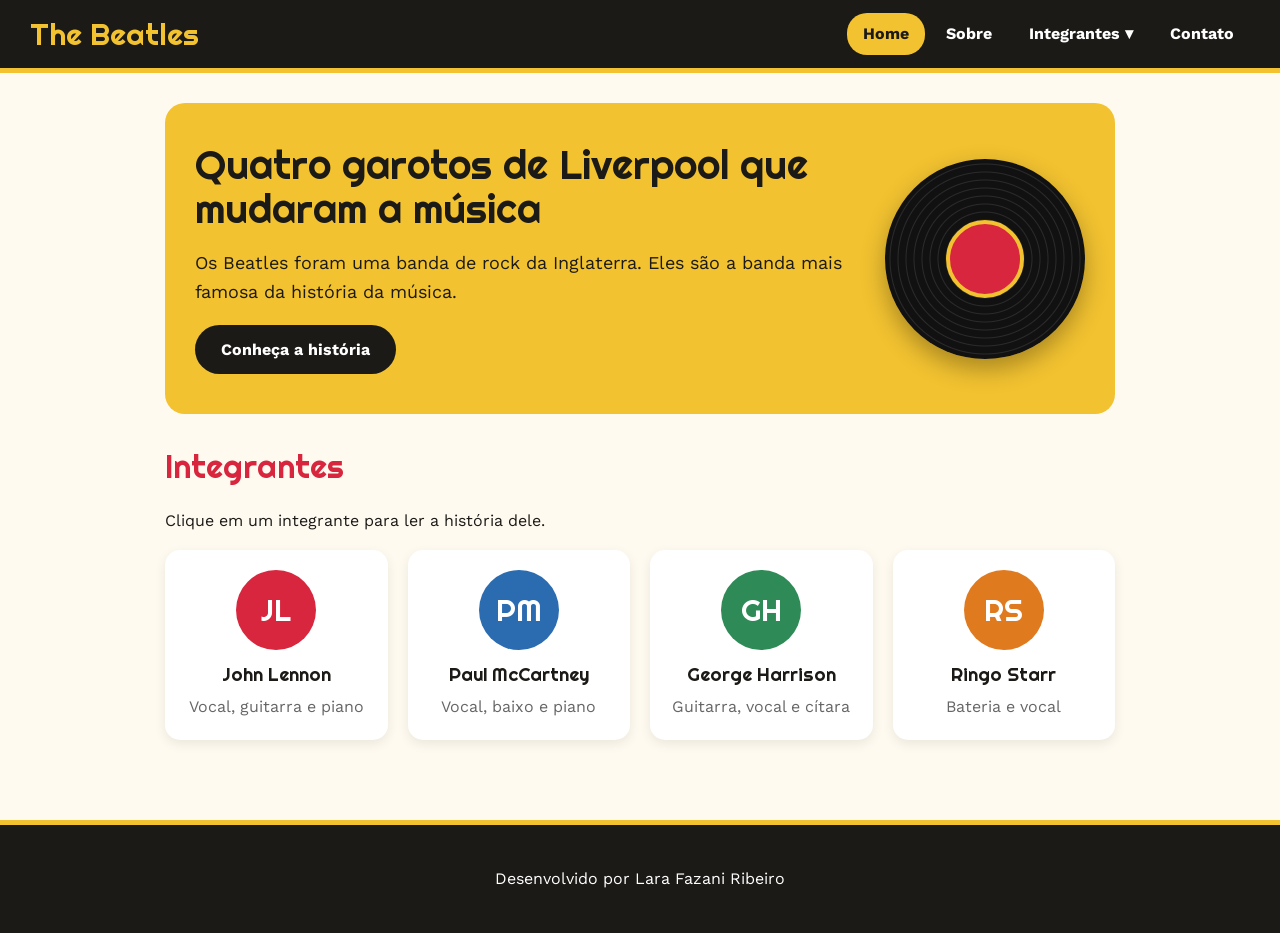
<file: index.html>
<!DOCTYPE html>
<html lang="pt-BR">
<head>
  <meta charset="UTF-8">
  <meta name="viewport" content="width=device-width, initial-scale=1.0">
  <title>The Beatles - Home</title>
  <link href="https://fonts.googleapis.com/css2?family=Righteous&family=Work+Sans:wght@400;700&display=swap" rel="stylesheet">
  <style>
/* ===== Estilo do site The Beatles ===== */

/* Cores usadas:
   amarelo  #f2c230
   vermelho #d7263d
   preto    #1c1a17
   creme    #fffaf0 */

body {
  margin: 0;
  font-family: "Work Sans", Arial, sans-serif;
  background-color: #fffaf0;
  color: #1c1a17;
  line-height: 1.6;
}

h1, h2, h3 {
  font-family: "Righteous", Arial, sans-serif;
  font-weight: normal;
}

/* ===== Menu ===== */
header {
  background-color: #1c1a17;
  border-bottom: 5px solid #f2c230;
  padding: 10px 30px;
  display: flex;
  justify-content: space-between;
  align-items: center;
  flex-wrap: wrap;
}

header h1 {
  color: #f2c230;
  margin: 0;
  font-size: 30px;
}

nav a {
  display: inline-block;
  color: white;
  text-decoration: none;
  font-weight: bold;
  padding: 8px 16px;
  border-radius: 20px;
}

nav a:hover {
  background-color: #3a3631;
}

nav a.ativo {
  background-color: #f2c230;
  color: #1c1a17;
}

/* Submenu dos integrantes */
.submenu {
  display: inline-block;
  position: relative;
}

.submenu-itens {
  display: none;
  position: absolute;
  top: 100%;
  left: 0;
  background-color: #1c1a17;
  border-top: 4px solid #f2c230;
  border-radius: 0 0 10px 10px;
  min-width: 190px;
  padding: 8px;
  z-index: 10;
}

.submenu-itens a {
  display: block;
  border-radius: 8px;
}

.submenu:hover .submenu-itens {
  display: block;
}

/* ===== Conteúdo ===== */
main {
  max-width: 950px;
  margin: 0 auto;
  padding: 30px 20px;
}

h2 {
  color: #d7263d;
  font-size: 32px;
  margin-bottom: 10px;
}

/* Destaque da Home */
.destaque {
  background-color: #f2c230;
  border-radius: 20px;
  padding: 40px 30px;
  display: flex;
  align-items: center;
  gap: 40px;
  flex-wrap: wrap;
}

.destaque div.texto {
  flex: 1;
  min-width: 250px;
}

.destaque h2 {
  color: #1c1a17;
  font-size: 40px;
  margin-top: 0;
  line-height: 1.1;
}

.destaque p {
  font-size: 18px;
}

/* Disco de vinil feito com CSS */
.disco {
  width: 200px;
  height: 200px;
  border-radius: 50%;
  background: repeating-radial-gradient(#111 0px, #111 6px, #2b2b2b 7px, #111 8px);
  position: relative;
  box-shadow: 0 10px 25px rgba(0, 0, 0, 0.3);
  margin: 0 auto;
  animation: girar 5s linear infinite;
}

.disco::after {
  content: "";
  position: absolute;
  width: 70px;
  height: 70px;
  background-color: #d7263d;
  border: 4px solid #f2c230;
  border-radius: 50%;
  top: 61px;
  left: 61px;
}

@keyframes girar {
  from { transform: rotate(0deg); }
  to { transform: rotate(360deg); }
}

/* Botão */
.botao, button {
  display: inline-block;
  background-color: #1c1a17;
  color: white;
  text-decoration: none;
  font-weight: bold;
  padding: 12px 26px;
  border: none;
  border-radius: 25px;
  font-size: 16px;
  cursor: pointer;
  font-family: inherit;
}

.botao:hover, button:hover {
  background-color: #d7263d;
}

/* Cartões dos integrantes */
.cartoes {
  display: grid;
  grid-template-columns: repeat(auto-fit, minmax(200px, 1fr));
  gap: 20px;
}

.cartao {
  background-color: white;
  border-radius: 15px;
  padding: 20px;
  text-align: center;
  box-shadow: 0 4px 12px rgba(0, 0, 0, 0.08);
  text-decoration: none;
  color: #1c1a17;
  transition: transform 0.2s;
}

.cartao:hover {
  transform: translateY(-5px);
}

.cartao h3 {
  margin: 10px 0 5px 0;
}

.cartao p {
  margin: 0;
  color: #666;
}

/* Círculo com as iniciais */
.foto {
  width: 80px;
  height: 80px;
  border-radius: 50%;
  color: white;
  font-family: "Righteous", Arial, sans-serif;
  font-size: 30px;
  line-height: 80px;
  text-align: center;
  margin: 0 auto;
}

.grande {
  width: 130px;
  height: 130px;
  font-size: 48px;
  line-height: 130px;
  margin: 0;
  border: 5px solid white;
}

.vermelho { background-color: #d7263d; }
.azul { background-color: #2b6cb0; }
.verde { background-color: #2e8b57; }
.laranja { background-color: #e07a1f; }

/* Página de cada integrante */
.topo-membro {
  border-radius: 20px;
  padding: 30px;
  display: flex;
  align-items: center;
  gap: 30px;
  flex-wrap: wrap;
  color: white;
}

.topo-membro h2 {
  color: white;
  font-size: 42px;
  margin: 0;
}

.topo-membro p {
  margin: 0;
  font-size: 18px;
}

.ficha {
  background-color: white;
  border-left: 6px solid #f2c230;
  border-radius: 10px;
  padding: 15px 20px;
  margin: 25px 0;
  box-shadow: 0 4px 12px rgba(0, 0, 0, 0.08);
}

.ficha p {
  margin: 5px 0;
}

/* Linha do tempo (página Sobre) */
.linha-tempo {
  list-style: none;
  padding: 0;
  border-left: 4px solid #f2c230;
  margin-left: 10px;
}

.linha-tempo li {
  padding: 0 0 20px 25px;
  position: relative;
}

.linha-tempo li::before {
  content: "";
  position: absolute;
  left: -12px;
  top: 5px;
  width: 20px;
  height: 20px;
  background-color: #d7263d;
  border-radius: 50%;
}

.linha-tempo strong {
  color: #d7263d;
  font-family: "Righteous", Arial, sans-serif;
  font-size: 20px;
  display: block;
}

/* Tabela */
table {
  width: 100%;
  border-collapse: collapse;
  background-color: white;
  border-radius: 10px;
  overflow: hidden;
  box-shadow: 0 4px 12px rgba(0, 0, 0, 0.08);
}

th, td {
  padding: 12px 15px;
  text-align: left;
  border-bottom: 1px solid #eee;
}

th {
  background-color: #f2c230;
}

tr:hover td {
  background-color: #fff6d6;
}

/* ===== Formulário ===== */
form {
  background-color: white;
  border-radius: 15px;
  padding: 30px;
  max-width: 520px;
  box-shadow: 0 4px 12px rgba(0, 0, 0, 0.08);
}

label {
  display: block;
  font-weight: bold;
  margin-top: 15px;
}

input, select, textarea {
  width: 100%;
  padding: 12px;
  margin-top: 5px;
  border: 2px solid #ccc;
  border-radius: 8px;
  font-size: 16px;
  font-family: inherit;
  box-sizing: border-box;
}

input:focus, select:focus, textarea:focus {
  border-color: #f2c230;
  outline: none;
}

textarea {
  height: 120px;
}

select {
  background-color: white;
}

.erro {
  display: block;
  color: #d7263d;
  font-size: 14px;
  font-weight: bold;
}

#sucesso {
  color: #2e8b57;
  font-weight: bold;
}

button {
  margin-top: 20px;
}

/* ===== Rodapé ===== */
footer {
  background-color: #1c1a17;
  color: white;
  text-align: center;
  padding: 25px;
  margin-top: 50px;
  border-top: 5px solid #f2c230;
}

/* ===== Celular ===== */
@media (max-width: 600px) {
  header {
    justify-content: center;
    text-align: center;
  }
  header h1 {
    margin-bottom: 8px;
  }
  .destaque h2 {
    font-size: 30px;
  }
}

  </style>
</head>
<body>

  <header>
    <h1>The Beatles</h1>
    <nav>
      <a href="index.html" class="ativo">Home</a>
      <a href="sobre.html">Sobre</a>
      <div class="submenu">
        <a href="#">Integrantes &#9662;</a>
        <div class="submenu-itens">
          <a href="john.html">John Lennon</a>
          <a href="paul.html">Paul McCartney</a>
          <a href="george.html">George Harrison</a>
          <a href="ringo.html">Ringo Starr</a>
        </div>
      </div>
      <a href="contato.html">Contato</a>
    </nav>
  </header>

  <main>
    <div class="destaque">
      <div class="texto">
        <h2>Quatro garotos de Liverpool que mudaram a música</h2>
        <p>Os Beatles foram uma banda de rock da Inglaterra. Eles são a banda mais famosa da história da música.</p>
        <a class="botao" href="sobre.html">Conheça a história</a>
      </div>
      <div class="disco"></div>
    </div>

    <h2>Integrantes</h2>
    <p>Clique em um integrante para ler a história dele.</p>
    <div class="cartoes">
      <a class="cartao" href="john.html">
        <div class="foto vermelho">JL</div>
        <h3>John Lennon</h3>
        <p>Vocal, guitarra e piano</p>
      </a>
      <a class="cartao" href="paul.html">
        <div class="foto azul">PM</div>
        <h3>Paul McCartney</h3>
        <p>Vocal, baixo e piano</p>
      </a>
      <a class="cartao" href="george.html">
        <div class="foto verde">GH</div>
        <h3>George Harrison</h3>
        <p>Guitarra, vocal e cítara</p>
      </a>
      <a class="cartao" href="ringo.html">
        <div class="foto laranja">RS</div>
        <h3>Ringo Starr</h3>
        <p>Bateria e vocal</p>
      </a>
    </div>
  </main>

  <footer>
    <p>Desenvolvido por Lara Fazani Ribeiro</p>
  </footer>

</body>
</html>
</file>
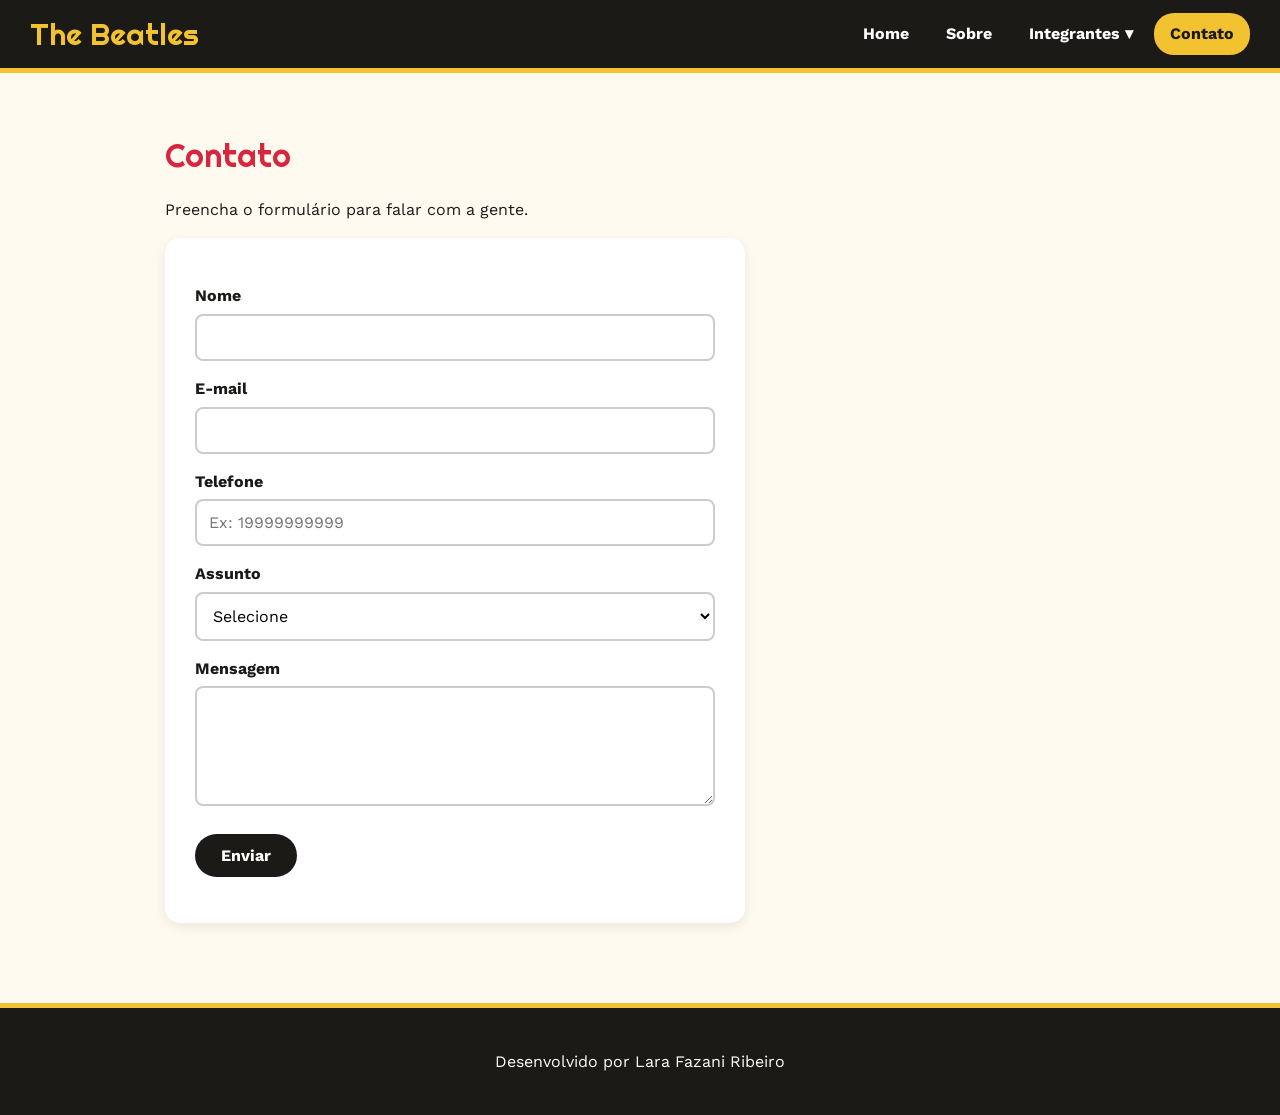
<file: contato.html>
<!DOCTYPE html>
<html lang="pt-BR">
<head>
  <meta charset="UTF-8">
  <meta name="viewport" content="width=device-width, initial-scale=1.0">
  <title>The Beatles - Contato</title>
  <link href="https://fonts.googleapis.com/css2?family=Righteous&family=Work+Sans:wght@400;700&display=swap" rel="stylesheet">
  <style>
/* ===== Estilo do site The Beatles ===== */

/* Cores usadas:
   amarelo  #f2c230
   vermelho #d7263d
   preto    #1c1a17
   creme    #fffaf0 */

body {
  margin: 0;
  font-family: "Work Sans", Arial, sans-serif;
  background-color: #fffaf0;
  color: #1c1a17;
  line-height: 1.6;
}

h1, h2, h3 {
  font-family: "Righteous", Arial, sans-serif;
  font-weight: normal;
}

/* ===== Menu ===== */
header {
  background-color: #1c1a17;
  border-bottom: 5px solid #f2c230;
  padding: 10px 30px;
  display: flex;
  justify-content: space-between;
  align-items: center;
  flex-wrap: wrap;
}

header h1 {
  color: #f2c230;
  margin: 0;
  font-size: 30px;
}

nav a {
  display: inline-block;
  color: white;
  text-decoration: none;
  font-weight: bold;
  padding: 8px 16px;
  border-radius: 20px;
}

nav a:hover {
  background-color: #3a3631;
}

nav a.ativo {
  background-color: #f2c230;
  color: #1c1a17;
}

/* Submenu dos integrantes */
.submenu {
  display: inline-block;
  position: relative;
}

.submenu-itens {
  display: none;
  position: absolute;
  top: 100%;
  left: 0;
  background-color: #1c1a17;
  border-top: 4px solid #f2c230;
  border-radius: 0 0 10px 10px;
  min-width: 190px;
  padding: 8px;
  z-index: 10;
}

.submenu-itens a {
  display: block;
  border-radius: 8px;
}

.submenu:hover .submenu-itens {
  display: block;
}

/* ===== Conteúdo ===== */
main {
  max-width: 950px;
  margin: 0 auto;
  padding: 30px 20px;
}

h2 {
  color: #d7263d;
  font-size: 32px;
  margin-bottom: 10px;
}

/* Destaque da Home */
.destaque {
  background-color: #f2c230;
  border-radius: 20px;
  padding: 40px 30px;
  display: flex;
  align-items: center;
  gap: 40px;
  flex-wrap: wrap;
}

.destaque div.texto {
  flex: 1;
  min-width: 250px;
}

.destaque h2 {
  color: #1c1a17;
  font-size: 40px;
  margin-top: 0;
  line-height: 1.1;
}

.destaque p {
  font-size: 18px;
}

/* Disco de vinil feito com CSS */
.disco {
  width: 200px;
  height: 200px;
  border-radius: 50%;
  background: repeating-radial-gradient(#111 0px, #111 6px, #2b2b2b 7px, #111 8px);
  position: relative;
  box-shadow: 0 10px 25px rgba(0, 0, 0, 0.3);
  margin: 0 auto;
  animation: girar 5s linear infinite;
}

.disco::after {
  content: "";
  position: absolute;
  width: 70px;
  height: 70px;
  background-color: #d7263d;
  border: 4px solid #f2c230;
  border-radius: 50%;
  top: 61px;
  left: 61px;
}

@keyframes girar {
  from { transform: rotate(0deg); }
  to { transform: rotate(360deg); }
}

/* Botão */
.botao, button {
  display: inline-block;
  background-color: #1c1a17;
  color: white;
  text-decoration: none;
  font-weight: bold;
  padding: 12px 26px;
  border: none;
  border-radius: 25px;
  font-size: 16px;
  cursor: pointer;
  font-family: inherit;
}

.botao:hover, button:hover {
  background-color: #d7263d;
}

/* Cartões dos integrantes */
.cartoes {
  display: grid;
  grid-template-columns: repeat(auto-fit, minmax(200px, 1fr));
  gap: 20px;
}

.cartao {
  background-color: white;
  border-radius: 15px;
  padding: 20px;
  text-align: center;
  box-shadow: 0 4px 12px rgba(0, 0, 0, 0.08);
  text-decoration: none;
  color: #1c1a17;
  transition: transform 0.2s;
}

.cartao:hover {
  transform: translateY(-5px);
}

.cartao h3 {
  margin: 10px 0 5px 0;
}

.cartao p {
  margin: 0;
  color: #666;
}

/* Círculo com as iniciais */
.foto {
  width: 80px;
  height: 80px;
  border-radius: 50%;
  color: white;
  font-family: "Righteous", Arial, sans-serif;
  font-size: 30px;
  line-height: 80px;
  text-align: center;
  margin: 0 auto;
}

.grande {
  width: 130px;
  height: 130px;
  font-size: 48px;
  line-height: 130px;
  margin: 0;
  border: 5px solid white;
}

.vermelho { background-color: #d7263d; }
.azul { background-color: #2b6cb0; }
.verde { background-color: #2e8b57; }
.laranja { background-color: #e07a1f; }

/* Página de cada integrante */
.topo-membro {
  border-radius: 20px;
  padding: 30px;
  display: flex;
  align-items: center;
  gap: 30px;
  flex-wrap: wrap;
  color: white;
}

.topo-membro h2 {
  color: white;
  font-size: 42px;
  margin: 0;
}

.topo-membro p {
  margin: 0;
  font-size: 18px;
}

.ficha {
  background-color: white;
  border-left: 6px solid #f2c230;
  border-radius: 10px;
  padding: 15px 20px;
  margin: 25px 0;
  box-shadow: 0 4px 12px rgba(0, 0, 0, 0.08);
}

.ficha p {
  margin: 5px 0;
}

/* Linha do tempo (página Sobre) */
.linha-tempo {
  list-style: none;
  padding: 0;
  border-left: 4px solid #f2c230;
  margin-left: 10px;
}

.linha-tempo li {
  padding: 0 0 20px 25px;
  position: relative;
}

.linha-tempo li::before {
  content: "";
  position: absolute;
  left: -12px;
  top: 5px;
  width: 20px;
  height: 20px;
  background-color: #d7263d;
  border-radius: 50%;
}

.linha-tempo strong {
  color: #d7263d;
  font-family: "Righteous", Arial, sans-serif;
  font-size: 20px;
  display: block;
}

/* Tabela */
table {
  width: 100%;
  border-collapse: collapse;
  background-color: white;
  border-radius: 10px;
  overflow: hidden;
  box-shadow: 0 4px 12px rgba(0, 0, 0, 0.08);
}

th, td {
  padding: 12px 15px;
  text-align: left;
  border-bottom: 1px solid #eee;
}

th {
  background-color: #f2c230;
}

tr:hover td {
  background-color: #fff6d6;
}

/* ===== Formulário ===== */
form {
  background-color: white;
  border-radius: 15px;
  padding: 30px;
  max-width: 520px;
  box-shadow: 0 4px 12px rgba(0, 0, 0, 0.08);
}

label {
  display: block;
  font-weight: bold;
  margin-top: 15px;
}

input, select, textarea {
  width: 100%;
  padding: 12px;
  margin-top: 5px;
  border: 2px solid #ccc;
  border-radius: 8px;
  font-size: 16px;
  font-family: inherit;
  box-sizing: border-box;
}

input:focus, select:focus, textarea:focus {
  border-color: #f2c230;
  outline: none;
}

textarea {
  height: 120px;
}

select {
  background-color: white;
}

.erro {
  display: block;
  color: #d7263d;
  font-size: 14px;
  font-weight: bold;
}

#sucesso {
  color: #2e8b57;
  font-weight: bold;
}

button {
  margin-top: 20px;
}

/* ===== Rodapé ===== */
footer {
  background-color: #1c1a17;
  color: white;
  text-align: center;
  padding: 25px;
  margin-top: 50px;
  border-top: 5px solid #f2c230;
}

/* ===== Celular ===== */
@media (max-width: 600px) {
  header {
    justify-content: center;
    text-align: center;
  }
  header h1 {
    margin-bottom: 8px;
  }
  .destaque h2 {
    font-size: 30px;
  }
}

  </style>
</head>
<body>

  <header>
    <h1>The Beatles</h1>
    <nav>
      <a href="index.html">Home</a>
      <a href="sobre.html">Sobre</a>
      <div class="submenu">
        <a href="#">Integrantes &#9662;</a>
        <div class="submenu-itens">
          <a href="john.html">John Lennon</a>
          <a href="paul.html">Paul McCartney</a>
          <a href="george.html">George Harrison</a>
          <a href="ringo.html">Ringo Starr</a>
        </div>
      </div>
      <a href="contato.html" class="ativo">Contato</a>
    </nav>
  </header>

  <main>
    <h2>Contato</h2>
    <p>Preencha o formulário para falar com a gente.</p>

    <form id="formContato" onsubmit="return validarFormulario()" novalidate>

      <label for="nome">Nome</label>
      <input type="text" id="nome">
      <span class="erro" id="erro-nome"></span>

      <label for="email">E-mail</label>
      <input type="text" id="email">
      <span class="erro" id="erro-email"></span>

      <label for="telefone">Telefone</label>
      <input type="text" id="telefone" placeholder="Ex: 19999999999">
      <span class="erro" id="erro-telefone"></span>

      <label for="assunto">Assunto</label>
      <select id="assunto">
        <option value="">Selecione</option>
        <option value="duvida">Dúvida</option>
        <option value="sugestao">Sugestão</option>
        <option value="elogio">Elogio</option>
      </select>
      <span class="erro" id="erro-assunto"></span>

      <label for="mensagem">Mensagem</label>
      <textarea id="mensagem"></textarea>
      <span class="erro" id="erro-mensagem"></span>

      <button type="submit">Enviar</button>
      <p id="sucesso"></p>
    </form>
  </main>

  <footer>
    <p>Desenvolvido por Lara Fazani Ribeiro</p>
  </footer>

  <script>
// Validação do formulário de contato em JavaScript

function mostrarErro(campo, mensagem) {
  document.getElementById("erro-" + campo).innerHTML = mensagem;
  document.getElementById(campo).style.borderColor = "red";
}

function limparErro(campo) {
  document.getElementById("erro-" + campo).innerHTML = "";
  document.getElementById(campo).style.borderColor = "#ccc";
}

function validarFormulario() {
  var nome = document.getElementById("nome").value.trim();
  var email = document.getElementById("email").value.trim();
  var telefone = document.getElementById("telefone").value.trim();
  var assunto = document.getElementById("assunto").value;
  var mensagem = document.getElementById("mensagem").value.trim();
  var valido = true;

  // Nome
  if (nome == "") {
    mostrarErro("nome", "Preencha o nome.");
    valido = false;
  } else if (nome.length < 3) {
    mostrarErro("nome", "O nome deve ter pelo menos 3 letras.");
    valido = false;
  } else {
    limparErro("nome");
  }

  // E-mail
  if (email == "") {
    mostrarErro("email", "Preencha o e-mail.");
    valido = false;
  } else if (email.indexOf("@") == -1 || email.indexOf(".") == -1) {
    mostrarErro("email", "Digite um e-mail válido.");
    valido = false;
  } else {
    limparErro("email");
  }

  // Telefone
  if (telefone == "") {
    mostrarErro("telefone", "Preencha o telefone.");
    valido = false;
  } else if (isNaN(telefone) || telefone.length < 10 || telefone.length > 11) {
    mostrarErro("telefone", "Digite só números, com DDD (10 ou 11 dígitos).");
    valido = false;
  } else {
    limparErro("telefone");
  }

  // Assunto
  if (assunto == "") {
    mostrarErro("assunto", "Escolha um assunto.");
    valido = false;
  } else {
    limparErro("assunto");
  }

  // Mensagem
  if (mensagem == "") {
    mostrarErro("mensagem", "Escreva uma mensagem.");
    valido = false;
  } else if (mensagem.length < 10) {
    mostrarErro("mensagem", "A mensagem deve ter pelo menos 10 caracteres.");
    valido = false;
  } else {
    limparErro("mensagem");
  }

  // Resultado
  if (valido) {
    document.getElementById("sucesso").innerHTML = "Mensagem enviada com sucesso!";
    document.getElementById("formContato").reset();
  } else {
    document.getElementById("sucesso").innerHTML = "";
  }

  return false; // não recarrega a página
}

  </script>
</body>
</html>
</file>
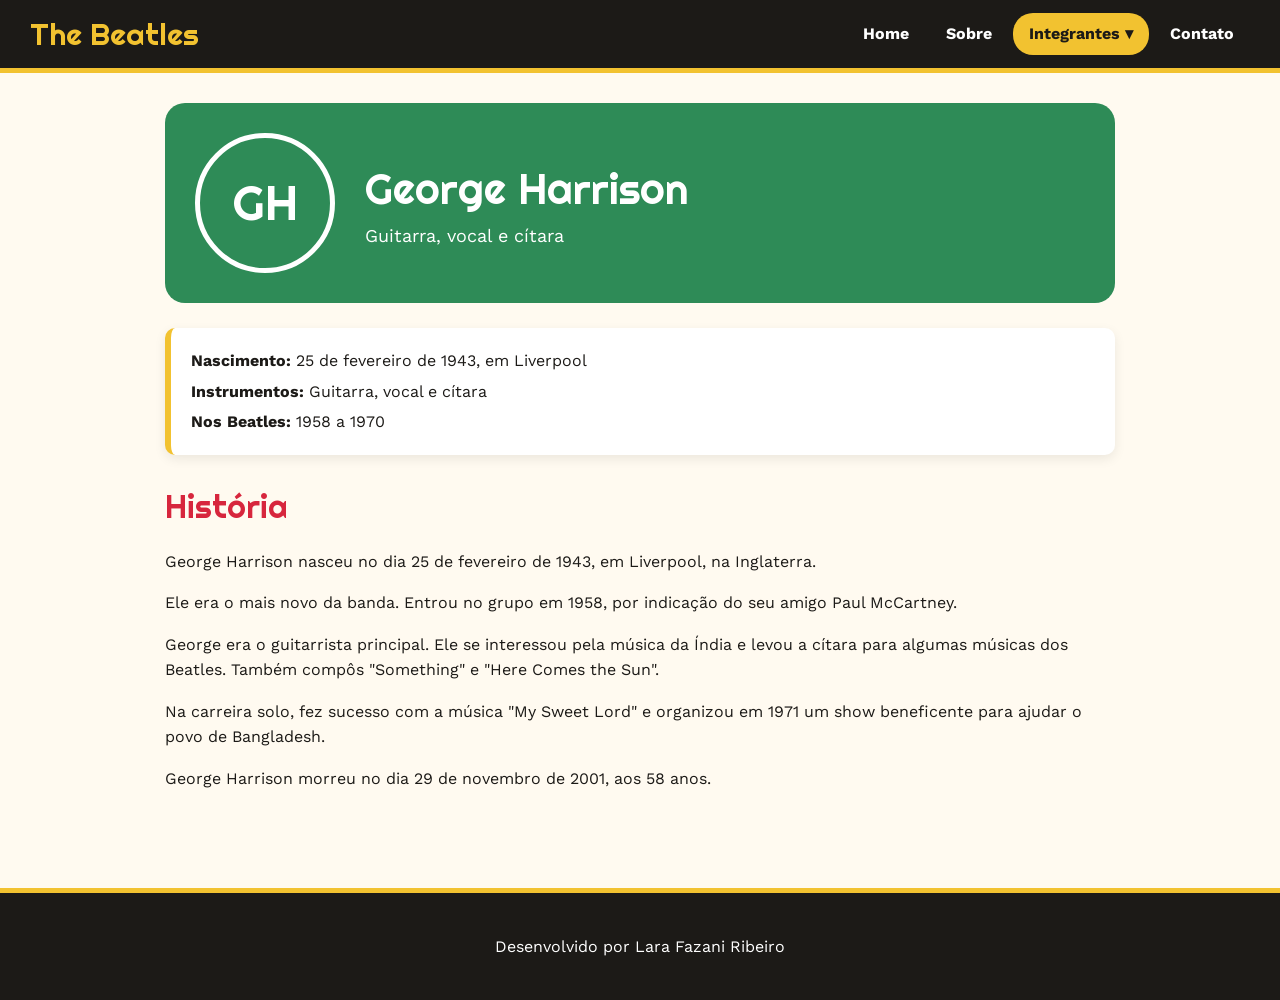
<file: george.html>
<!DOCTYPE html>
<html lang="pt-BR">
<head>
  <meta charset="UTF-8">
  <meta name="viewport" content="width=device-width, initial-scale=1.0">
  <title>The Beatles - George Harrison</title>
  <link href="https://fonts.googleapis.com/css2?family=Righteous&family=Work+Sans:wght@400;700&display=swap" rel="stylesheet">
  <style>
/* ===== Estilo do site The Beatles ===== */

/* Cores usadas:
   amarelo  #f2c230
   vermelho #d7263d
   preto    #1c1a17
   creme    #fffaf0 */

body {
  margin: 0;
  font-family: "Work Sans", Arial, sans-serif;
  background-color: #fffaf0;
  color: #1c1a17;
  line-height: 1.6;
}

h1, h2, h3 {
  font-family: "Righteous", Arial, sans-serif;
  font-weight: normal;
}

/* ===== Menu ===== */
header {
  background-color: #1c1a17;
  border-bottom: 5px solid #f2c230;
  padding: 10px 30px;
  display: flex;
  justify-content: space-between;
  align-items: center;
  flex-wrap: wrap;
}

header h1 {
  color: #f2c230;
  margin: 0;
  font-size: 30px;
}

nav a {
  display: inline-block;
  color: white;
  text-decoration: none;
  font-weight: bold;
  padding: 8px 16px;
  border-radius: 20px;
}

nav a:hover {
  background-color: #3a3631;
}

nav a.ativo {
  background-color: #f2c230;
  color: #1c1a17;
}

/* Submenu dos integrantes */
.submenu {
  display: inline-block;
  position: relative;
}

.submenu-itens {
  display: none;
  position: absolute;
  top: 100%;
  left: 0;
  background-color: #1c1a17;
  border-top: 4px solid #f2c230;
  border-radius: 0 0 10px 10px;
  min-width: 190px;
  padding: 8px;
  z-index: 10;
}

.submenu-itens a {
  display: block;
  border-radius: 8px;
}

.submenu:hover .submenu-itens {
  display: block;
}

/* ===== Conteúdo ===== */
main {
  max-width: 950px;
  margin: 0 auto;
  padding: 30px 20px;
}

h2 {
  color: #d7263d;
  font-size: 32px;
  margin-bottom: 10px;
}

/* Destaque da Home */
.destaque {
  background-color: #f2c230;
  border-radius: 20px;
  padding: 40px 30px;
  display: flex;
  align-items: center;
  gap: 40px;
  flex-wrap: wrap;
}

.destaque div.texto {
  flex: 1;
  min-width: 250px;
}

.destaque h2 {
  color: #1c1a17;
  font-size: 40px;
  margin-top: 0;
  line-height: 1.1;
}

.destaque p {
  font-size: 18px;
}

/* Disco de vinil feito com CSS */
.disco {
  width: 200px;
  height: 200px;
  border-radius: 50%;
  background: repeating-radial-gradient(#111 0px, #111 6px, #2b2b2b 7px, #111 8px);
  position: relative;
  box-shadow: 0 10px 25px rgba(0, 0, 0, 0.3);
  margin: 0 auto;
  animation: girar 5s linear infinite;
}

.disco::after {
  content: "";
  position: absolute;
  width: 70px;
  height: 70px;
  background-color: #d7263d;
  border: 4px solid #f2c230;
  border-radius: 50%;
  top: 61px;
  left: 61px;
}

@keyframes girar {
  from { transform: rotate(0deg); }
  to { transform: rotate(360deg); }
}

/* Botão */
.botao, button {
  display: inline-block;
  background-color: #1c1a17;
  color: white;
  text-decoration: none;
  font-weight: bold;
  padding: 12px 26px;
  border: none;
  border-radius: 25px;
  font-size: 16px;
  cursor: pointer;
  font-family: inherit;
}

.botao:hover, button:hover {
  background-color: #d7263d;
}

/* Cartões dos integrantes */
.cartoes {
  display: grid;
  grid-template-columns: repeat(auto-fit, minmax(200px, 1fr));
  gap: 20px;
}

.cartao {
  background-color: white;
  border-radius: 15px;
  padding: 20px;
  text-align: center;
  box-shadow: 0 4px 12px rgba(0, 0, 0, 0.08);
  text-decoration: none;
  color: #1c1a17;
  transition: transform 0.2s;
}

.cartao:hover {
  transform: translateY(-5px);
}

.cartao h3 {
  margin: 10px 0 5px 0;
}

.cartao p {
  margin: 0;
  color: #666;
}

/* Círculo com as iniciais */
.foto {
  width: 80px;
  height: 80px;
  border-radius: 50%;
  color: white;
  font-family: "Righteous", Arial, sans-serif;
  font-size: 30px;
  line-height: 80px;
  text-align: center;
  margin: 0 auto;
}

.grande {
  width: 130px;
  height: 130px;
  font-size: 48px;
  line-height: 130px;
  margin: 0;
  border: 5px solid white;
}

.vermelho { background-color: #d7263d; }
.azul { background-color: #2b6cb0; }
.verde { background-color: #2e8b57; }
.laranja { background-color: #e07a1f; }

/* Página de cada integrante */
.topo-membro {
  border-radius: 20px;
  padding: 30px;
  display: flex;
  align-items: center;
  gap: 30px;
  flex-wrap: wrap;
  color: white;
}

.topo-membro h2 {
  color: white;
  font-size: 42px;
  margin: 0;
}

.topo-membro p {
  margin: 0;
  font-size: 18px;
}

.ficha {
  background-color: white;
  border-left: 6px solid #f2c230;
  border-radius: 10px;
  padding: 15px 20px;
  margin: 25px 0;
  box-shadow: 0 4px 12px rgba(0, 0, 0, 0.08);
}

.ficha p {
  margin: 5px 0;
}

/* Linha do tempo (página Sobre) */
.linha-tempo {
  list-style: none;
  padding: 0;
  border-left: 4px solid #f2c230;
  margin-left: 10px;
}

.linha-tempo li {
  padding: 0 0 20px 25px;
  position: relative;
}

.linha-tempo li::before {
  content: "";
  position: absolute;
  left: -12px;
  top: 5px;
  width: 20px;
  height: 20px;
  background-color: #d7263d;
  border-radius: 50%;
}

.linha-tempo strong {
  color: #d7263d;
  font-family: "Righteous", Arial, sans-serif;
  font-size: 20px;
  display: block;
}

/* Tabela */
table {
  width: 100%;
  border-collapse: collapse;
  background-color: white;
  border-radius: 10px;
  overflow: hidden;
  box-shadow: 0 4px 12px rgba(0, 0, 0, 0.08);
}

th, td {
  padding: 12px 15px;
  text-align: left;
  border-bottom: 1px solid #eee;
}

th {
  background-color: #f2c230;
}

tr:hover td {
  background-color: #fff6d6;
}

/* ===== Formulário ===== */
form {
  background-color: white;
  border-radius: 15px;
  padding: 30px;
  max-width: 520px;
  box-shadow: 0 4px 12px rgba(0, 0, 0, 0.08);
}

label {
  display: block;
  font-weight: bold;
  margin-top: 15px;
}

input, select, textarea {
  width: 100%;
  padding: 12px;
  margin-top: 5px;
  border: 2px solid #ccc;
  border-radius: 8px;
  font-size: 16px;
  font-family: inherit;
  box-sizing: border-box;
}

input:focus, select:focus, textarea:focus {
  border-color: #f2c230;
  outline: none;
}

textarea {
  height: 120px;
}

select {
  background-color: white;
}

.erro {
  display: block;
  color: #d7263d;
  font-size: 14px;
  font-weight: bold;
}

#sucesso {
  color: #2e8b57;
  font-weight: bold;
}

button {
  margin-top: 20px;
}

/* ===== Rodapé ===== */
footer {
  background-color: #1c1a17;
  color: white;
  text-align: center;
  padding: 25px;
  margin-top: 50px;
  border-top: 5px solid #f2c230;
}

/* ===== Celular ===== */
@media (max-width: 600px) {
  header {
    justify-content: center;
    text-align: center;
  }
  header h1 {
    margin-bottom: 8px;
  }
  .destaque h2 {
    font-size: 30px;
  }
}

  </style>
</head>
<body>

  <header>
    <h1>The Beatles</h1>
    <nav>
      <a href="index.html">Home</a>
      <a href="sobre.html">Sobre</a>
      <div class="submenu">
        <a href="#" class="ativo">Integrantes &#9662;</a>
        <div class="submenu-itens">
          <a href="john.html">John Lennon</a>
          <a href="paul.html">Paul McCartney</a>
          <a href="george.html" class="ativo">George Harrison</a>
          <a href="ringo.html">Ringo Starr</a>
        </div>
      </div>
      <a href="contato.html">Contato</a>
    </nav>
  </header>

  <main>
    <div class="topo-membro verde">
      <div class="foto grande verde">GH</div>
      <div>
        <h2>George Harrison</h2>
        <p>Guitarra, vocal e cítara</p>
      </div>
    </div>

    <div class="ficha">
      <p><strong>Nascimento:</strong> 25 de fevereiro de 1943, em Liverpool</p>
      <p><strong>Instrumentos:</strong> Guitarra, vocal e cítara</p>
      <p><strong>Nos Beatles:</strong> 1958 a 1970</p>
    </div>

    <h2>História</h2>
    <p>George Harrison nasceu no dia 25 de fevereiro de 1943, em Liverpool, na Inglaterra.</p>
    <p>Ele era o mais novo da banda. Entrou no grupo em 1958, por indicação do seu amigo Paul McCartney.</p>
    <p>George era o guitarrista principal. Ele se interessou pela música da Índia e levou a cítara para algumas músicas dos Beatles. Também compôs "Something" e "Here Comes the Sun".</p>
    <p>Na carreira solo, fez sucesso com a música "My Sweet Lord" e organizou em 1971 um show beneficente para ajudar o povo de Bangladesh.</p>
    <p>George Harrison morreu no dia 29 de novembro de 2001, aos 58 anos.</p>
  </main>

  <footer>
    <p>Desenvolvido por Lara Fazani Ribeiro</p>
  </footer>

</body>
</html>
</file>
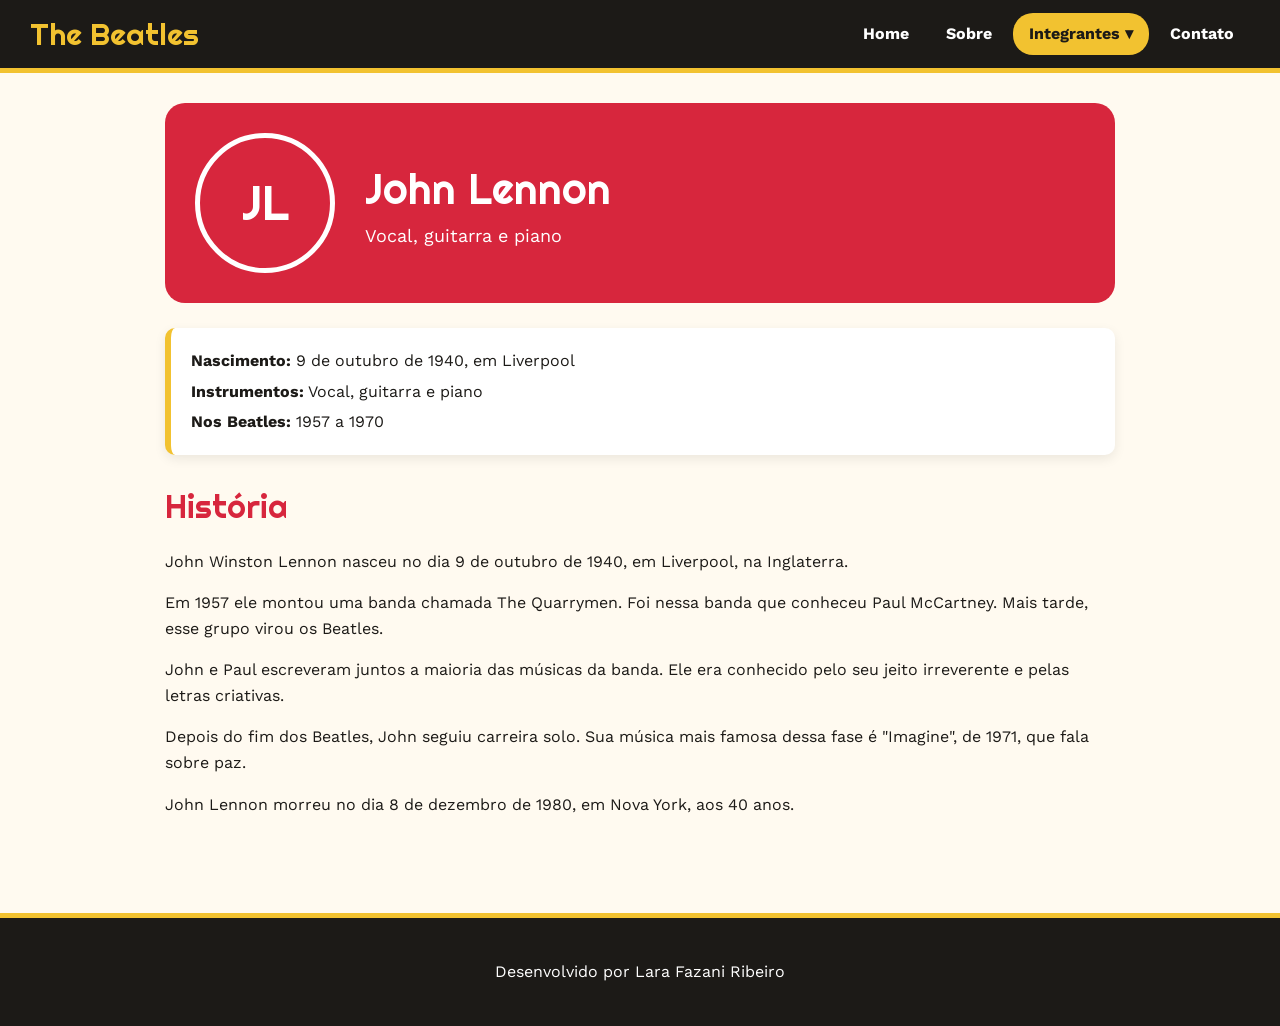
<file: john.html>
<!DOCTYPE html>
<html lang="pt-BR">
<head>
  <meta charset="UTF-8">
  <meta name="viewport" content="width=device-width, initial-scale=1.0">
  <title>The Beatles - John Lennon</title>
  <link href="https://fonts.googleapis.com/css2?family=Righteous&family=Work+Sans:wght@400;700&display=swap" rel="stylesheet">
  <style>
/* ===== Estilo do site The Beatles ===== */

/* Cores usadas:
   amarelo  #f2c230
   vermelho #d7263d
   preto    #1c1a17
   creme    #fffaf0 */

body {
  margin: 0;
  font-family: "Work Sans", Arial, sans-serif;
  background-color: #fffaf0;
  color: #1c1a17;
  line-height: 1.6;
}

h1, h2, h3 {
  font-family: "Righteous", Arial, sans-serif;
  font-weight: normal;
}

/* ===== Menu ===== */
header {
  background-color: #1c1a17;
  border-bottom: 5px solid #f2c230;
  padding: 10px 30px;
  display: flex;
  justify-content: space-between;
  align-items: center;
  flex-wrap: wrap;
}

header h1 {
  color: #f2c230;
  margin: 0;
  font-size: 30px;
}

nav a {
  display: inline-block;
  color: white;
  text-decoration: none;
  font-weight: bold;
  padding: 8px 16px;
  border-radius: 20px;
}

nav a:hover {
  background-color: #3a3631;
}

nav a.ativo {
  background-color: #f2c230;
  color: #1c1a17;
}

/* Submenu dos integrantes */
.submenu {
  display: inline-block;
  position: relative;
}

.submenu-itens {
  display: none;
  position: absolute;
  top: 100%;
  left: 0;
  background-color: #1c1a17;
  border-top: 4px solid #f2c230;
  border-radius: 0 0 10px 10px;
  min-width: 190px;
  padding: 8px;
  z-index: 10;
}

.submenu-itens a {
  display: block;
  border-radius: 8px;
}

.submenu:hover .submenu-itens {
  display: block;
}

/* ===== Conteúdo ===== */
main {
  max-width: 950px;
  margin: 0 auto;
  padding: 30px 20px;
}

h2 {
  color: #d7263d;
  font-size: 32px;
  margin-bottom: 10px;
}

/* Destaque da Home */
.destaque {
  background-color: #f2c230;
  border-radius: 20px;
  padding: 40px 30px;
  display: flex;
  align-items: center;
  gap: 40px;
  flex-wrap: wrap;
}

.destaque div.texto {
  flex: 1;
  min-width: 250px;
}

.destaque h2 {
  color: #1c1a17;
  font-size: 40px;
  margin-top: 0;
  line-height: 1.1;
}

.destaque p {
  font-size: 18px;
}

/* Disco de vinil feito com CSS */
.disco {
  width: 200px;
  height: 200px;
  border-radius: 50%;
  background: repeating-radial-gradient(#111 0px, #111 6px, #2b2b2b 7px, #111 8px);
  position: relative;
  box-shadow: 0 10px 25px rgba(0, 0, 0, 0.3);
  margin: 0 auto;
  animation: girar 5s linear infinite;
}

.disco::after {
  content: "";
  position: absolute;
  width: 70px;
  height: 70px;
  background-color: #d7263d;
  border: 4px solid #f2c230;
  border-radius: 50%;
  top: 61px;
  left: 61px;
}

@keyframes girar {
  from { transform: rotate(0deg); }
  to { transform: rotate(360deg); }
}

/* Botão */
.botao, button {
  display: inline-block;
  background-color: #1c1a17;
  color: white;
  text-decoration: none;
  font-weight: bold;
  padding: 12px 26px;
  border: none;
  border-radius: 25px;
  font-size: 16px;
  cursor: pointer;
  font-family: inherit;
}

.botao:hover, button:hover {
  background-color: #d7263d;
}

/* Cartões dos integrantes */
.cartoes {
  display: grid;
  grid-template-columns: repeat(auto-fit, minmax(200px, 1fr));
  gap: 20px;
}

.cartao {
  background-color: white;
  border-radius: 15px;
  padding: 20px;
  text-align: center;
  box-shadow: 0 4px 12px rgba(0, 0, 0, 0.08);
  text-decoration: none;
  color: #1c1a17;
  transition: transform 0.2s;
}

.cartao:hover {
  transform: translateY(-5px);
}

.cartao h3 {
  margin: 10px 0 5px 0;
}

.cartao p {
  margin: 0;
  color: #666;
}

/* Círculo com as iniciais */
.foto {
  width: 80px;
  height: 80px;
  border-radius: 50%;
  color: white;
  font-family: "Righteous", Arial, sans-serif;
  font-size: 30px;
  line-height: 80px;
  text-align: center;
  margin: 0 auto;
}

.grande {
  width: 130px;
  height: 130px;
  font-size: 48px;
  line-height: 130px;
  margin: 0;
  border: 5px solid white;
}

.vermelho { background-color: #d7263d; }
.azul { background-color: #2b6cb0; }
.verde { background-color: #2e8b57; }
.laranja { background-color: #e07a1f; }

/* Página de cada integrante */
.topo-membro {
  border-radius: 20px;
  padding: 30px;
  display: flex;
  align-items: center;
  gap: 30px;
  flex-wrap: wrap;
  color: white;
}

.topo-membro h2 {
  color: white;
  font-size: 42px;
  margin: 0;
}

.topo-membro p {
  margin: 0;
  font-size: 18px;
}

.ficha {
  background-color: white;
  border-left: 6px solid #f2c230;
  border-radius: 10px;
  padding: 15px 20px;
  margin: 25px 0;
  box-shadow: 0 4px 12px rgba(0, 0, 0, 0.08);
}

.ficha p {
  margin: 5px 0;
}

/* Linha do tempo (página Sobre) */
.linha-tempo {
  list-style: none;
  padding: 0;
  border-left: 4px solid #f2c230;
  margin-left: 10px;
}

.linha-tempo li {
  padding: 0 0 20px 25px;
  position: relative;
}

.linha-tempo li::before {
  content: "";
  position: absolute;
  left: -12px;
  top: 5px;
  width: 20px;
  height: 20px;
  background-color: #d7263d;
  border-radius: 50%;
}

.linha-tempo strong {
  color: #d7263d;
  font-family: "Righteous", Arial, sans-serif;
  font-size: 20px;
  display: block;
}

/* Tabela */
table {
  width: 100%;
  border-collapse: collapse;
  background-color: white;
  border-radius: 10px;
  overflow: hidden;
  box-shadow: 0 4px 12px rgba(0, 0, 0, 0.08);
}

th, td {
  padding: 12px 15px;
  text-align: left;
  border-bottom: 1px solid #eee;
}

th {
  background-color: #f2c230;
}

tr:hover td {
  background-color: #fff6d6;
}

/* ===== Formulário ===== */
form {
  background-color: white;
  border-radius: 15px;
  padding: 30px;
  max-width: 520px;
  box-shadow: 0 4px 12px rgba(0, 0, 0, 0.08);
}

label {
  display: block;
  font-weight: bold;
  margin-top: 15px;
}

input, select, textarea {
  width: 100%;
  padding: 12px;
  margin-top: 5px;
  border: 2px solid #ccc;
  border-radius: 8px;
  font-size: 16px;
  font-family: inherit;
  box-sizing: border-box;
}

input:focus, select:focus, textarea:focus {
  border-color: #f2c230;
  outline: none;
}

textarea {
  height: 120px;
}

select {
  background-color: white;
}

.erro {
  display: block;
  color: #d7263d;
  font-size: 14px;
  font-weight: bold;
}

#sucesso {
  color: #2e8b57;
  font-weight: bold;
}

button {
  margin-top: 20px;
}

/* ===== Rodapé ===== */
footer {
  background-color: #1c1a17;
  color: white;
  text-align: center;
  padding: 25px;
  margin-top: 50px;
  border-top: 5px solid #f2c230;
}

/* ===== Celular ===== */
@media (max-width: 600px) {
  header {
    justify-content: center;
    text-align: center;
  }
  header h1 {
    margin-bottom: 8px;
  }
  .destaque h2 {
    font-size: 30px;
  }
}

  </style>
</head>
<body>

  <header>
    <h1>The Beatles</h1>
    <nav>
      <a href="index.html">Home</a>
      <a href="sobre.html">Sobre</a>
      <div class="submenu">
        <a href="#" class="ativo">Integrantes &#9662;</a>
        <div class="submenu-itens">
          <a href="john.html" class="ativo">John Lennon</a>
          <a href="paul.html">Paul McCartney</a>
          <a href="george.html">George Harrison</a>
          <a href="ringo.html">Ringo Starr</a>
        </div>
      </div>
      <a href="contato.html">Contato</a>
    </nav>
  </header>

  <main>
    <div class="topo-membro vermelho">
      <div class="foto grande vermelho">JL</div>
      <div>
        <h2>John Lennon</h2>
        <p>Vocal, guitarra e piano</p>
      </div>
    </div>

    <div class="ficha">
      <p><strong>Nascimento:</strong> 9 de outubro de 1940, em Liverpool</p>
      <p><strong>Instrumentos:</strong> Vocal, guitarra e piano</p>
      <p><strong>Nos Beatles:</strong> 1957 a 1970</p>
    </div>

    <h2>História</h2>
    <p>John Winston Lennon nasceu no dia 9 de outubro de 1940, em Liverpool, na Inglaterra.</p>
    <p>Em 1957 ele montou uma banda chamada The Quarrymen. Foi nessa banda que conheceu Paul McCartney. Mais tarde, esse grupo virou os Beatles.</p>
    <p>John e Paul escreveram juntos a maioria das músicas da banda. Ele era conhecido pelo seu jeito irreverente e pelas letras criativas.</p>
    <p>Depois do fim dos Beatles, John seguiu carreira solo. Sua música mais famosa dessa fase é "Imagine", de 1971, que fala sobre paz.</p>
    <p>John Lennon morreu no dia 8 de dezembro de 1980, em Nova York, aos 40 anos.</p>
  </main>

  <footer>
    <p>Desenvolvido por Lara Fazani Ribeiro</p>
  </footer>

</body>
</html>
</file>
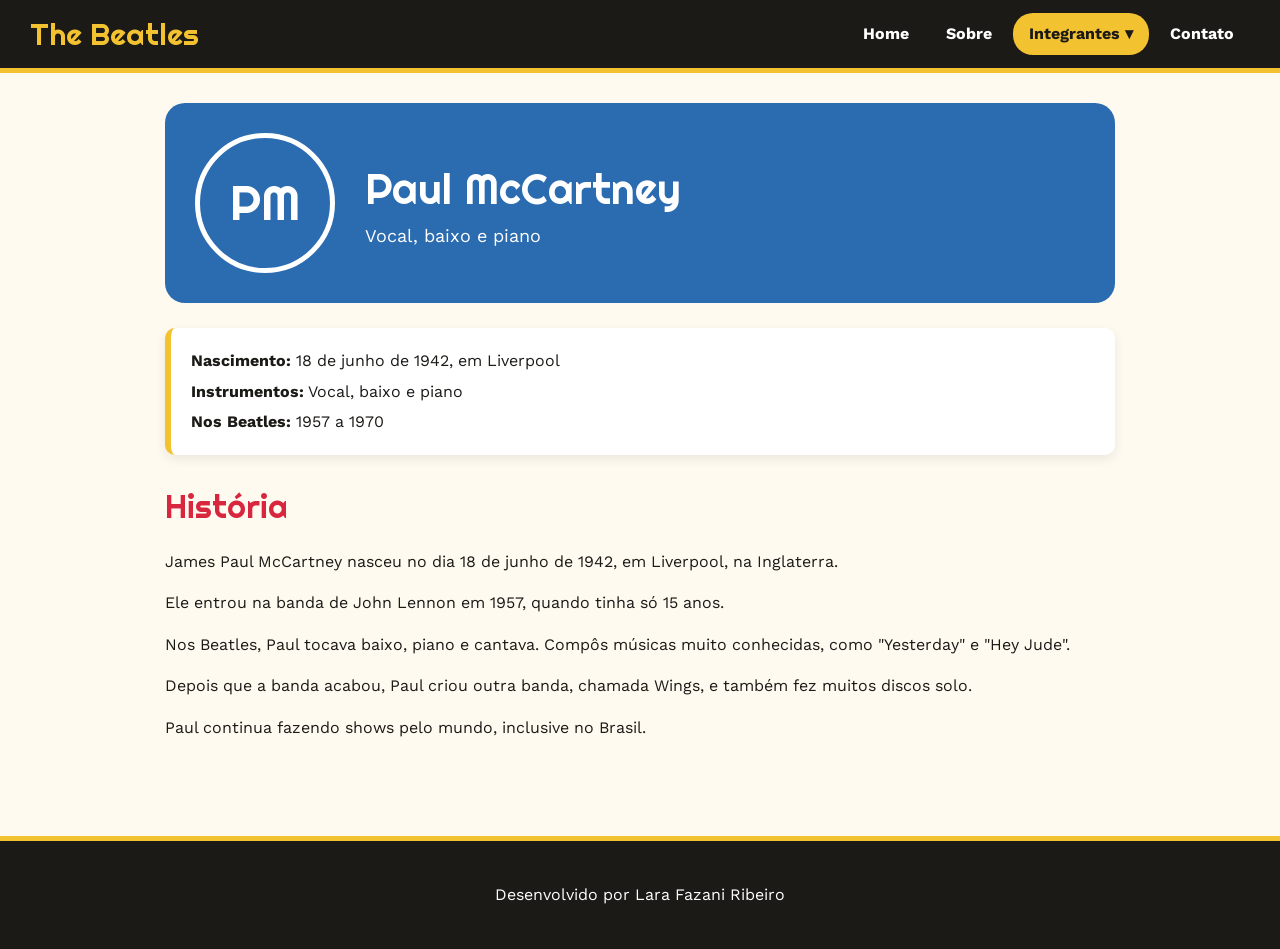
<file: paul.html>
<!DOCTYPE html>
<html lang="pt-BR">
<head>
  <meta charset="UTF-8">
  <meta name="viewport" content="width=device-width, initial-scale=1.0">
  <title>The Beatles - Paul McCartney</title>
  <link href="https://fonts.googleapis.com/css2?family=Righteous&family=Work+Sans:wght@400;700&display=swap" rel="stylesheet">
  <style>
/* ===== Estilo do site The Beatles ===== */

/* Cores usadas:
   amarelo  #f2c230
   vermelho #d7263d
   preto    #1c1a17
   creme    #fffaf0 */

body {
  margin: 0;
  font-family: "Work Sans", Arial, sans-serif;
  background-color: #fffaf0;
  color: #1c1a17;
  line-height: 1.6;
}

h1, h2, h3 {
  font-family: "Righteous", Arial, sans-serif;
  font-weight: normal;
}

/* ===== Menu ===== */
header {
  background-color: #1c1a17;
  border-bottom: 5px solid #f2c230;
  padding: 10px 30px;
  display: flex;
  justify-content: space-between;
  align-items: center;
  flex-wrap: wrap;
}

header h1 {
  color: #f2c230;
  margin: 0;
  font-size: 30px;
}

nav a {
  display: inline-block;
  color: white;
  text-decoration: none;
  font-weight: bold;
  padding: 8px 16px;
  border-radius: 20px;
}

nav a:hover {
  background-color: #3a3631;
}

nav a.ativo {
  background-color: #f2c230;
  color: #1c1a17;
}

/* Submenu dos integrantes */
.submenu {
  display: inline-block;
  position: relative;
}

.submenu-itens {
  display: none;
  position: absolute;
  top: 100%;
  left: 0;
  background-color: #1c1a17;
  border-top: 4px solid #f2c230;
  border-radius: 0 0 10px 10px;
  min-width: 190px;
  padding: 8px;
  z-index: 10;
}

.submenu-itens a {
  display: block;
  border-radius: 8px;
}

.submenu:hover .submenu-itens {
  display: block;
}

/* ===== Conteúdo ===== */
main {
  max-width: 950px;
  margin: 0 auto;
  padding: 30px 20px;
}

h2 {
  color: #d7263d;
  font-size: 32px;
  margin-bottom: 10px;
}

/* Destaque da Home */
.destaque {
  background-color: #f2c230;
  border-radius: 20px;
  padding: 40px 30px;
  display: flex;
  align-items: center;
  gap: 40px;
  flex-wrap: wrap;
}

.destaque div.texto {
  flex: 1;
  min-width: 250px;
}

.destaque h2 {
  color: #1c1a17;
  font-size: 40px;
  margin-top: 0;
  line-height: 1.1;
}

.destaque p {
  font-size: 18px;
}

/* Disco de vinil feito com CSS */
.disco {
  width: 200px;
  height: 200px;
  border-radius: 50%;
  background: repeating-radial-gradient(#111 0px, #111 6px, #2b2b2b 7px, #111 8px);
  position: relative;
  box-shadow: 0 10px 25px rgba(0, 0, 0, 0.3);
  margin: 0 auto;
  animation: girar 5s linear infinite;
}

.disco::after {
  content: "";
  position: absolute;
  width: 70px;
  height: 70px;
  background-color: #d7263d;
  border: 4px solid #f2c230;
  border-radius: 50%;
  top: 61px;
  left: 61px;
}

@keyframes girar {
  from { transform: rotate(0deg); }
  to { transform: rotate(360deg); }
}

/* Botão */
.botao, button {
  display: inline-block;
  background-color: #1c1a17;
  color: white;
  text-decoration: none;
  font-weight: bold;
  padding: 12px 26px;
  border: none;
  border-radius: 25px;
  font-size: 16px;
  cursor: pointer;
  font-family: inherit;
}

.botao:hover, button:hover {
  background-color: #d7263d;
}

/* Cartões dos integrantes */
.cartoes {
  display: grid;
  grid-template-columns: repeat(auto-fit, minmax(200px, 1fr));
  gap: 20px;
}

.cartao {
  background-color: white;
  border-radius: 15px;
  padding: 20px;
  text-align: center;
  box-shadow: 0 4px 12px rgba(0, 0, 0, 0.08);
  text-decoration: none;
  color: #1c1a17;
  transition: transform 0.2s;
}

.cartao:hover {
  transform: translateY(-5px);
}

.cartao h3 {
  margin: 10px 0 5px 0;
}

.cartao p {
  margin: 0;
  color: #666;
}

/* Círculo com as iniciais */
.foto {
  width: 80px;
  height: 80px;
  border-radius: 50%;
  color: white;
  font-family: "Righteous", Arial, sans-serif;
  font-size: 30px;
  line-height: 80px;
  text-align: center;
  margin: 0 auto;
}

.grande {
  width: 130px;
  height: 130px;
  font-size: 48px;
  line-height: 130px;
  margin: 0;
  border: 5px solid white;
}

.vermelho { background-color: #d7263d; }
.azul { background-color: #2b6cb0; }
.verde { background-color: #2e8b57; }
.laranja { background-color: #e07a1f; }

/* Página de cada integrante */
.topo-membro {
  border-radius: 20px;
  padding: 30px;
  display: flex;
  align-items: center;
  gap: 30px;
  flex-wrap: wrap;
  color: white;
}

.topo-membro h2 {
  color: white;
  font-size: 42px;
  margin: 0;
}

.topo-membro p {
  margin: 0;
  font-size: 18px;
}

.ficha {
  background-color: white;
  border-left: 6px solid #f2c230;
  border-radius: 10px;
  padding: 15px 20px;
  margin: 25px 0;
  box-shadow: 0 4px 12px rgba(0, 0, 0, 0.08);
}

.ficha p {
  margin: 5px 0;
}

/* Linha do tempo (página Sobre) */
.linha-tempo {
  list-style: none;
  padding: 0;
  border-left: 4px solid #f2c230;
  margin-left: 10px;
}

.linha-tempo li {
  padding: 0 0 20px 25px;
  position: relative;
}

.linha-tempo li::before {
  content: "";
  position: absolute;
  left: -12px;
  top: 5px;
  width: 20px;
  height: 20px;
  background-color: #d7263d;
  border-radius: 50%;
}

.linha-tempo strong {
  color: #d7263d;
  font-family: "Righteous", Arial, sans-serif;
  font-size: 20px;
  display: block;
}

/* Tabela */
table {
  width: 100%;
  border-collapse: collapse;
  background-color: white;
  border-radius: 10px;
  overflow: hidden;
  box-shadow: 0 4px 12px rgba(0, 0, 0, 0.08);
}

th, td {
  padding: 12px 15px;
  text-align: left;
  border-bottom: 1px solid #eee;
}

th {
  background-color: #f2c230;
}

tr:hover td {
  background-color: #fff6d6;
}

/* ===== Formulário ===== */
form {
  background-color: white;
  border-radius: 15px;
  padding: 30px;
  max-width: 520px;
  box-shadow: 0 4px 12px rgba(0, 0, 0, 0.08);
}

label {
  display: block;
  font-weight: bold;
  margin-top: 15px;
}

input, select, textarea {
  width: 100%;
  padding: 12px;
  margin-top: 5px;
  border: 2px solid #ccc;
  border-radius: 8px;
  font-size: 16px;
  font-family: inherit;
  box-sizing: border-box;
}

input:focus, select:focus, textarea:focus {
  border-color: #f2c230;
  outline: none;
}

textarea {
  height: 120px;
}

select {
  background-color: white;
}

.erro {
  display: block;
  color: #d7263d;
  font-size: 14px;
  font-weight: bold;
}

#sucesso {
  color: #2e8b57;
  font-weight: bold;
}

button {
  margin-top: 20px;
}

/* ===== Rodapé ===== */
footer {
  background-color: #1c1a17;
  color: white;
  text-align: center;
  padding: 25px;
  margin-top: 50px;
  border-top: 5px solid #f2c230;
}

/* ===== Celular ===== */
@media (max-width: 600px) {
  header {
    justify-content: center;
    text-align: center;
  }
  header h1 {
    margin-bottom: 8px;
  }
  .destaque h2 {
    font-size: 30px;
  }
}

  </style>
</head>
<body>

  <header>
    <h1>The Beatles</h1>
    <nav>
      <a href="index.html">Home</a>
      <a href="sobre.html">Sobre</a>
      <div class="submenu">
        <a href="#" class="ativo">Integrantes &#9662;</a>
        <div class="submenu-itens">
          <a href="john.html">John Lennon</a>
          <a href="paul.html" class="ativo">Paul McCartney</a>
          <a href="george.html">George Harrison</a>
          <a href="ringo.html">Ringo Starr</a>
        </div>
      </div>
      <a href="contato.html">Contato</a>
    </nav>
  </header>

  <main>
    <div class="topo-membro azul">
      <div class="foto grande azul">PM</div>
      <div>
        <h2>Paul McCartney</h2>
        <p>Vocal, baixo e piano</p>
      </div>
    </div>

    <div class="ficha">
      <p><strong>Nascimento:</strong> 18 de junho de 1942, em Liverpool</p>
      <p><strong>Instrumentos:</strong> Vocal, baixo e piano</p>
      <p><strong>Nos Beatles:</strong> 1957 a 1970</p>
    </div>

    <h2>História</h2>
    <p>James Paul McCartney nasceu no dia 18 de junho de 1942, em Liverpool, na Inglaterra.</p>
    <p>Ele entrou na banda de John Lennon em 1957, quando tinha só 15 anos.</p>
    <p>Nos Beatles, Paul tocava baixo, piano e cantava. Compôs músicas muito conhecidas, como "Yesterday" e "Hey Jude".</p>
    <p>Depois que a banda acabou, Paul criou outra banda, chamada Wings, e também fez muitos discos solo.</p>
    <p>Paul continua fazendo shows pelo mundo, inclusive no Brasil.</p>
  </main>

  <footer>
    <p>Desenvolvido por Lara Fazani Ribeiro</p>
  </footer>

</body>
</html>
</file>
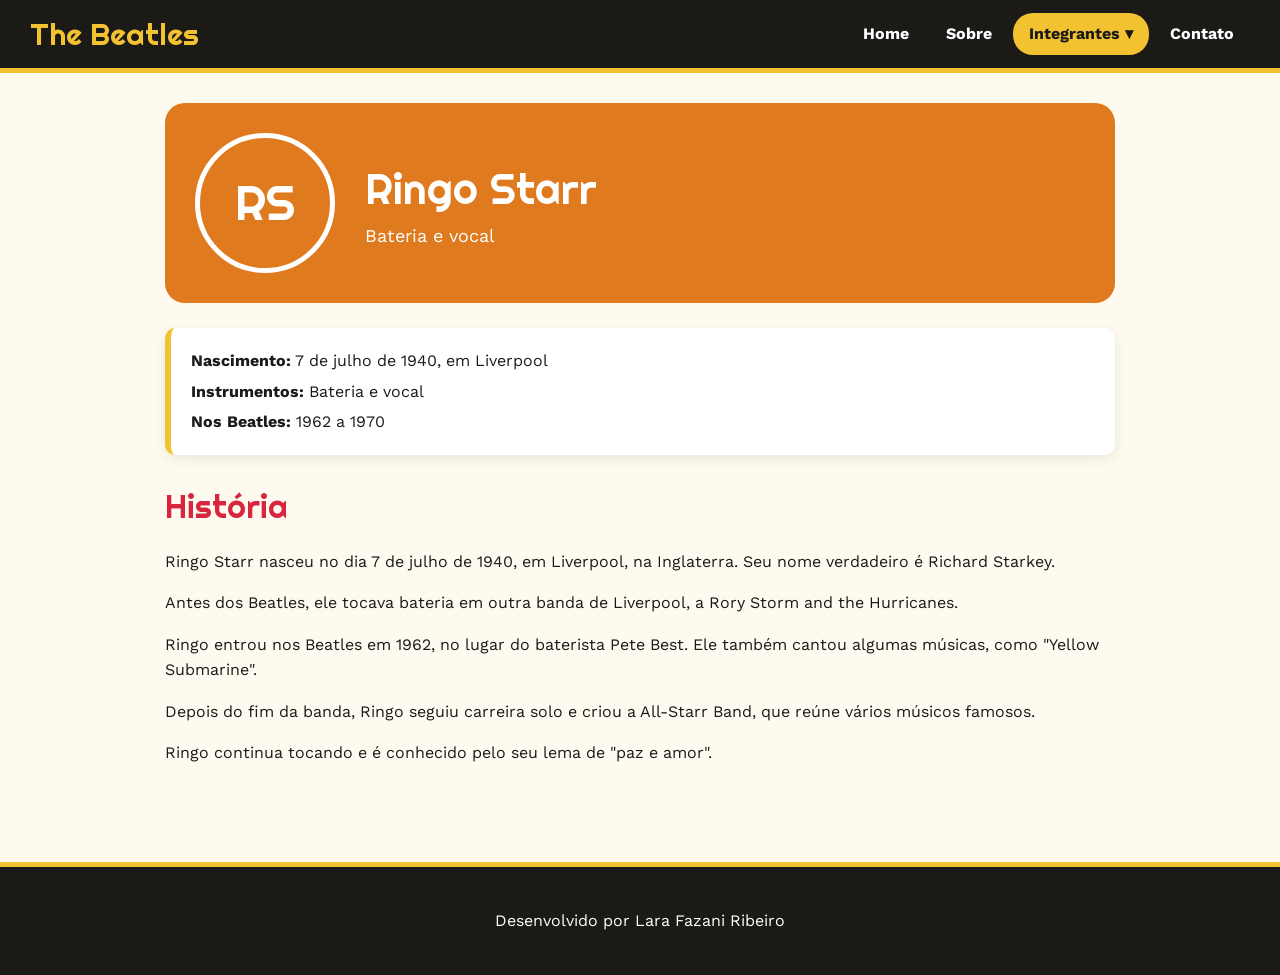
<file: ringo.html>
<!DOCTYPE html>
<html lang="pt-BR">
<head>
  <meta charset="UTF-8">
  <meta name="viewport" content="width=device-width, initial-scale=1.0">
  <title>The Beatles - Ringo Starr</title>
  <link href="https://fonts.googleapis.com/css2?family=Righteous&family=Work+Sans:wght@400;700&display=swap" rel="stylesheet">
  <style>
/* ===== Estilo do site The Beatles ===== */

/* Cores usadas:
   amarelo  #f2c230
   vermelho #d7263d
   preto    #1c1a17
   creme    #fffaf0 */

body {
  margin: 0;
  font-family: "Work Sans", Arial, sans-serif;
  background-color: #fffaf0;
  color: #1c1a17;
  line-height: 1.6;
}

h1, h2, h3 {
  font-family: "Righteous", Arial, sans-serif;
  font-weight: normal;
}

/* ===== Menu ===== */
header {
  background-color: #1c1a17;
  border-bottom: 5px solid #f2c230;
  padding: 10px 30px;
  display: flex;
  justify-content: space-between;
  align-items: center;
  flex-wrap: wrap;
}

header h1 {
  color: #f2c230;
  margin: 0;
  font-size: 30px;
}

nav a {
  display: inline-block;
  color: white;
  text-decoration: none;
  font-weight: bold;
  padding: 8px 16px;
  border-radius: 20px;
}

nav a:hover {
  background-color: #3a3631;
}

nav a.ativo {
  background-color: #f2c230;
  color: #1c1a17;
}

/* Submenu dos integrantes */
.submenu {
  display: inline-block;
  position: relative;
}

.submenu-itens {
  display: none;
  position: absolute;
  top: 100%;
  left: 0;
  background-color: #1c1a17;
  border-top: 4px solid #f2c230;
  border-radius: 0 0 10px 10px;
  min-width: 190px;
  padding: 8px;
  z-index: 10;
}

.submenu-itens a {
  display: block;
  border-radius: 8px;
}

.submenu:hover .submenu-itens {
  display: block;
}

/* ===== Conteúdo ===== */
main {
  max-width: 950px;
  margin: 0 auto;
  padding: 30px 20px;
}

h2 {
  color: #d7263d;
  font-size: 32px;
  margin-bottom: 10px;
}

/* Destaque da Home */
.destaque {
  background-color: #f2c230;
  border-radius: 20px;
  padding: 40px 30px;
  display: flex;
  align-items: center;
  gap: 40px;
  flex-wrap: wrap;
}

.destaque div.texto {
  flex: 1;
  min-width: 250px;
}

.destaque h2 {
  color: #1c1a17;
  font-size: 40px;
  margin-top: 0;
  line-height: 1.1;
}

.destaque p {
  font-size: 18px;
}

/* Disco de vinil feito com CSS */
.disco {
  width: 200px;
  height: 200px;
  border-radius: 50%;
  background: repeating-radial-gradient(#111 0px, #111 6px, #2b2b2b 7px, #111 8px);
  position: relative;
  box-shadow: 0 10px 25px rgba(0, 0, 0, 0.3);
  margin: 0 auto;
  animation: girar 5s linear infinite;
}

.disco::after {
  content: "";
  position: absolute;
  width: 70px;
  height: 70px;
  background-color: #d7263d;
  border: 4px solid #f2c230;
  border-radius: 50%;
  top: 61px;
  left: 61px;
}

@keyframes girar {
  from { transform: rotate(0deg); }
  to { transform: rotate(360deg); }
}

/* Botão */
.botao, button {
  display: inline-block;
  background-color: #1c1a17;
  color: white;
  text-decoration: none;
  font-weight: bold;
  padding: 12px 26px;
  border: none;
  border-radius: 25px;
  font-size: 16px;
  cursor: pointer;
  font-family: inherit;
}

.botao:hover, button:hover {
  background-color: #d7263d;
}

/* Cartões dos integrantes */
.cartoes {
  display: grid;
  grid-template-columns: repeat(auto-fit, minmax(200px, 1fr));
  gap: 20px;
}

.cartao {
  background-color: white;
  border-radius: 15px;
  padding: 20px;
  text-align: center;
  box-shadow: 0 4px 12px rgba(0, 0, 0, 0.08);
  text-decoration: none;
  color: #1c1a17;
  transition: transform 0.2s;
}

.cartao:hover {
  transform: translateY(-5px);
}

.cartao h3 {
  margin: 10px 0 5px 0;
}

.cartao p {
  margin: 0;
  color: #666;
}

/* Círculo com as iniciais */
.foto {
  width: 80px;
  height: 80px;
  border-radius: 50%;
  color: white;
  font-family: "Righteous", Arial, sans-serif;
  font-size: 30px;
  line-height: 80px;
  text-align: center;
  margin: 0 auto;
}

.grande {
  width: 130px;
  height: 130px;
  font-size: 48px;
  line-height: 130px;
  margin: 0;
  border: 5px solid white;
}

.vermelho { background-color: #d7263d; }
.azul { background-color: #2b6cb0; }
.verde { background-color: #2e8b57; }
.laranja { background-color: #e07a1f; }

/* Página de cada integrante */
.topo-membro {
  border-radius: 20px;
  padding: 30px;
  display: flex;
  align-items: center;
  gap: 30px;
  flex-wrap: wrap;
  color: white;
}

.topo-membro h2 {
  color: white;
  font-size: 42px;
  margin: 0;
}

.topo-membro p {
  margin: 0;
  font-size: 18px;
}

.ficha {
  background-color: white;
  border-left: 6px solid #f2c230;
  border-radius: 10px;
  padding: 15px 20px;
  margin: 25px 0;
  box-shadow: 0 4px 12px rgba(0, 0, 0, 0.08);
}

.ficha p {
  margin: 5px 0;
}

/* Linha do tempo (página Sobre) */
.linha-tempo {
  list-style: none;
  padding: 0;
  border-left: 4px solid #f2c230;
  margin-left: 10px;
}

.linha-tempo li {
  padding: 0 0 20px 25px;
  position: relative;
}

.linha-tempo li::before {
  content: "";
  position: absolute;
  left: -12px;
  top: 5px;
  width: 20px;
  height: 20px;
  background-color: #d7263d;
  border-radius: 50%;
}

.linha-tempo strong {
  color: #d7263d;
  font-family: "Righteous", Arial, sans-serif;
  font-size: 20px;
  display: block;
}

/* Tabela */
table {
  width: 100%;
  border-collapse: collapse;
  background-color: white;
  border-radius: 10px;
  overflow: hidden;
  box-shadow: 0 4px 12px rgba(0, 0, 0, 0.08);
}

th, td {
  padding: 12px 15px;
  text-align: left;
  border-bottom: 1px solid #eee;
}

th {
  background-color: #f2c230;
}

tr:hover td {
  background-color: #fff6d6;
}

/* ===== Formulário ===== */
form {
  background-color: white;
  border-radius: 15px;
  padding: 30px;
  max-width: 520px;
  box-shadow: 0 4px 12px rgba(0, 0, 0, 0.08);
}

label {
  display: block;
  font-weight: bold;
  margin-top: 15px;
}

input, select, textarea {
  width: 100%;
  padding: 12px;
  margin-top: 5px;
  border: 2px solid #ccc;
  border-radius: 8px;
  font-size: 16px;
  font-family: inherit;
  box-sizing: border-box;
}

input:focus, select:focus, textarea:focus {
  border-color: #f2c230;
  outline: none;
}

textarea {
  height: 120px;
}

select {
  background-color: white;
}

.erro {
  display: block;
  color: #d7263d;
  font-size: 14px;
  font-weight: bold;
}

#sucesso {
  color: #2e8b57;
  font-weight: bold;
}

button {
  margin-top: 20px;
}

/* ===== Rodapé ===== */
footer {
  background-color: #1c1a17;
  color: white;
  text-align: center;
  padding: 25px;
  margin-top: 50px;
  border-top: 5px solid #f2c230;
}

/* ===== Celular ===== */
@media (max-width: 600px) {
  header {
    justify-content: center;
    text-align: center;
  }
  header h1 {
    margin-bottom: 8px;
  }
  .destaque h2 {
    font-size: 30px;
  }
}

  </style>
</head>
<body>

  <header>
    <h1>The Beatles</h1>
    <nav>
      <a href="index.html">Home</a>
      <a href="sobre.html">Sobre</a>
      <div class="submenu">
        <a href="#" class="ativo">Integrantes &#9662;</a>
        <div class="submenu-itens">
          <a href="john.html">John Lennon</a>
          <a href="paul.html">Paul McCartney</a>
          <a href="george.html">George Harrison</a>
          <a href="ringo.html" class="ativo">Ringo Starr</a>
        </div>
      </div>
      <a href="contato.html">Contato</a>
    </nav>
  </header>

  <main>
    <div class="topo-membro laranja">
      <div class="foto grande laranja">RS</div>
      <div>
        <h2>Ringo Starr</h2>
        <p>Bateria e vocal</p>
      </div>
    </div>

    <div class="ficha">
      <p><strong>Nascimento:</strong> 7 de julho de 1940, em Liverpool</p>
      <p><strong>Instrumentos:</strong> Bateria e vocal</p>
      <p><strong>Nos Beatles:</strong> 1962 a 1970</p>
    </div>

    <h2>História</h2>
    <p>Ringo Starr nasceu no dia 7 de julho de 1940, em Liverpool, na Inglaterra. Seu nome verdadeiro é Richard Starkey.</p>
    <p>Antes dos Beatles, ele tocava bateria em outra banda de Liverpool, a Rory Storm and the Hurricanes.</p>
    <p>Ringo entrou nos Beatles em 1962, no lugar do baterista Pete Best. Ele também cantou algumas músicas, como "Yellow Submarine".</p>
    <p>Depois do fim da banda, Ringo seguiu carreira solo e criou a All-Starr Band, que reúne vários músicos famosos.</p>
    <p>Ringo continua tocando e é conhecido pelo seu lema de "paz e amor".</p>
  </main>

  <footer>
    <p>Desenvolvido por Lara Fazani Ribeiro</p>
  </footer>

</body>
</html>
</file>
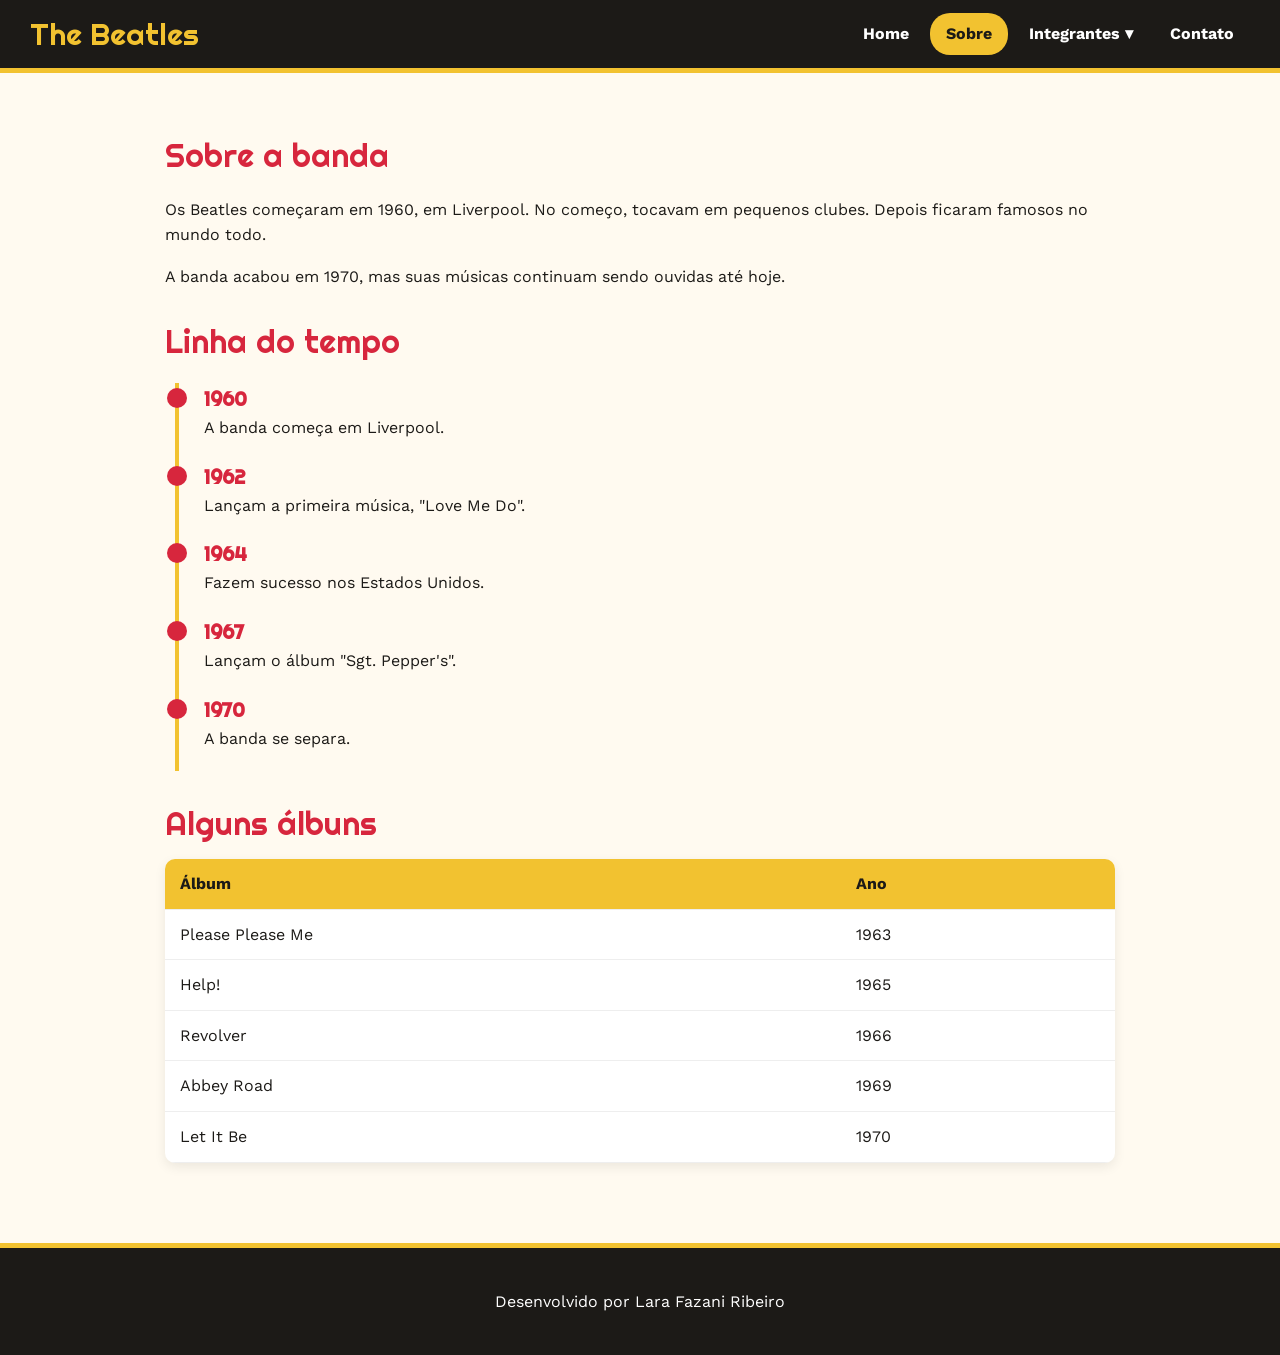
<file: sobre.html>
<!DOCTYPE html>
<html lang="pt-BR">
<head>
  <meta charset="UTF-8">
  <meta name="viewport" content="width=device-width, initial-scale=1.0">
  <title>The Beatles - Sobre</title>
  <link href="https://fonts.googleapis.com/css2?family=Righteous&family=Work+Sans:wght@400;700&display=swap" rel="stylesheet">
  <style>
/* ===== Estilo do site The Beatles ===== */

/* Cores usadas:
   amarelo  #f2c230
   vermelho #d7263d
   preto    #1c1a17
   creme    #fffaf0 */

body {
  margin: 0;
  font-family: "Work Sans", Arial, sans-serif;
  background-color: #fffaf0;
  color: #1c1a17;
  line-height: 1.6;
}

h1, h2, h3 {
  font-family: "Righteous", Arial, sans-serif;
  font-weight: normal;
}

/* ===== Menu ===== */
header {
  background-color: #1c1a17;
  border-bottom: 5px solid #f2c230;
  padding: 10px 30px;
  display: flex;
  justify-content: space-between;
  align-items: center;
  flex-wrap: wrap;
}

header h1 {
  color: #f2c230;
  margin: 0;
  font-size: 30px;
}

nav a {
  display: inline-block;
  color: white;
  text-decoration: none;
  font-weight: bold;
  padding: 8px 16px;
  border-radius: 20px;
}

nav a:hover {
  background-color: #3a3631;
}

nav a.ativo {
  background-color: #f2c230;
  color: #1c1a17;
}

/* Submenu dos integrantes */
.submenu {
  display: inline-block;
  position: relative;
}

.submenu-itens {
  display: none;
  position: absolute;
  top: 100%;
  left: 0;
  background-color: #1c1a17;
  border-top: 4px solid #f2c230;
  border-radius: 0 0 10px 10px;
  min-width: 190px;
  padding: 8px;
  z-index: 10;
}

.submenu-itens a {
  display: block;
  border-radius: 8px;
}

.submenu:hover .submenu-itens {
  display: block;
}

/* ===== Conteúdo ===== */
main {
  max-width: 950px;
  margin: 0 auto;
  padding: 30px 20px;
}

h2 {
  color: #d7263d;
  font-size: 32px;
  margin-bottom: 10px;
}

/* Destaque da Home */
.destaque {
  background-color: #f2c230;
  border-radius: 20px;
  padding: 40px 30px;
  display: flex;
  align-items: center;
  gap: 40px;
  flex-wrap: wrap;
}

.destaque div.texto {
  flex: 1;
  min-width: 250px;
}

.destaque h2 {
  color: #1c1a17;
  font-size: 40px;
  margin-top: 0;
  line-height: 1.1;
}

.destaque p {
  font-size: 18px;
}

/* Disco de vinil feito com CSS */
.disco {
  width: 200px;
  height: 200px;
  border-radius: 50%;
  background: repeating-radial-gradient(#111 0px, #111 6px, #2b2b2b 7px, #111 8px);
  position: relative;
  box-shadow: 0 10px 25px rgba(0, 0, 0, 0.3);
  margin: 0 auto;
  animation: girar 5s linear infinite;
}

.disco::after {
  content: "";
  position: absolute;
  width: 70px;
  height: 70px;
  background-color: #d7263d;
  border: 4px solid #f2c230;
  border-radius: 50%;
  top: 61px;
  left: 61px;
}

@keyframes girar {
  from { transform: rotate(0deg); }
  to { transform: rotate(360deg); }
}

/* Botão */
.botao, button {
  display: inline-block;
  background-color: #1c1a17;
  color: white;
  text-decoration: none;
  font-weight: bold;
  padding: 12px 26px;
  border: none;
  border-radius: 25px;
  font-size: 16px;
  cursor: pointer;
  font-family: inherit;
}

.botao:hover, button:hover {
  background-color: #d7263d;
}

/* Cartões dos integrantes */
.cartoes {
  display: grid;
  grid-template-columns: repeat(auto-fit, minmax(200px, 1fr));
  gap: 20px;
}

.cartao {
  background-color: white;
  border-radius: 15px;
  padding: 20px;
  text-align: center;
  box-shadow: 0 4px 12px rgba(0, 0, 0, 0.08);
  text-decoration: none;
  color: #1c1a17;
  transition: transform 0.2s;
}

.cartao:hover {
  transform: translateY(-5px);
}

.cartao h3 {
  margin: 10px 0 5px 0;
}

.cartao p {
  margin: 0;
  color: #666;
}

/* Círculo com as iniciais */
.foto {
  width: 80px;
  height: 80px;
  border-radius: 50%;
  color: white;
  font-family: "Righteous", Arial, sans-serif;
  font-size: 30px;
  line-height: 80px;
  text-align: center;
  margin: 0 auto;
}

.grande {
  width: 130px;
  height: 130px;
  font-size: 48px;
  line-height: 130px;
  margin: 0;
  border: 5px solid white;
}

.vermelho { background-color: #d7263d; }
.azul { background-color: #2b6cb0; }
.verde { background-color: #2e8b57; }
.laranja { background-color: #e07a1f; }

/* Página de cada integrante */
.topo-membro {
  border-radius: 20px;
  padding: 30px;
  display: flex;
  align-items: center;
  gap: 30px;
  flex-wrap: wrap;
  color: white;
}

.topo-membro h2 {
  color: white;
  font-size: 42px;
  margin: 0;
}

.topo-membro p {
  margin: 0;
  font-size: 18px;
}

.ficha {
  background-color: white;
  border-left: 6px solid #f2c230;
  border-radius: 10px;
  padding: 15px 20px;
  margin: 25px 0;
  box-shadow: 0 4px 12px rgba(0, 0, 0, 0.08);
}

.ficha p {
  margin: 5px 0;
}

/* Linha do tempo (página Sobre) */
.linha-tempo {
  list-style: none;
  padding: 0;
  border-left: 4px solid #f2c230;
  margin-left: 10px;
}

.linha-tempo li {
  padding: 0 0 20px 25px;
  position: relative;
}

.linha-tempo li::before {
  content: "";
  position: absolute;
  left: -12px;
  top: 5px;
  width: 20px;
  height: 20px;
  background-color: #d7263d;
  border-radius: 50%;
}

.linha-tempo strong {
  color: #d7263d;
  font-family: "Righteous", Arial, sans-serif;
  font-size: 20px;
  display: block;
}

/* Tabela */
table {
  width: 100%;
  border-collapse: collapse;
  background-color: white;
  border-radius: 10px;
  overflow: hidden;
  box-shadow: 0 4px 12px rgba(0, 0, 0, 0.08);
}

th, td {
  padding: 12px 15px;
  text-align: left;
  border-bottom: 1px solid #eee;
}

th {
  background-color: #f2c230;
}

tr:hover td {
  background-color: #fff6d6;
}

/* ===== Formulário ===== */
form {
  background-color: white;
  border-radius: 15px;
  padding: 30px;
  max-width: 520px;
  box-shadow: 0 4px 12px rgba(0, 0, 0, 0.08);
}

label {
  display: block;
  font-weight: bold;
  margin-top: 15px;
}

input, select, textarea {
  width: 100%;
  padding: 12px;
  margin-top: 5px;
  border: 2px solid #ccc;
  border-radius: 8px;
  font-size: 16px;
  font-family: inherit;
  box-sizing: border-box;
}

input:focus, select:focus, textarea:focus {
  border-color: #f2c230;
  outline: none;
}

textarea {
  height: 120px;
}

select {
  background-color: white;
}

.erro {
  display: block;
  color: #d7263d;
  font-size: 14px;
  font-weight: bold;
}

#sucesso {
  color: #2e8b57;
  font-weight: bold;
}

button {
  margin-top: 20px;
}

/* ===== Rodapé ===== */
footer {
  background-color: #1c1a17;
  color: white;
  text-align: center;
  padding: 25px;
  margin-top: 50px;
  border-top: 5px solid #f2c230;
}

/* ===== Celular ===== */
@media (max-width: 600px) {
  header {
    justify-content: center;
    text-align: center;
  }
  header h1 {
    margin-bottom: 8px;
  }
  .destaque h2 {
    font-size: 30px;
  }
}

  </style>
</head>
<body>

  <header>
    <h1>The Beatles</h1>
    <nav>
      <a href="index.html">Home</a>
      <a href="sobre.html" class="ativo">Sobre</a>
      <div class="submenu">
        <a href="#">Integrantes &#9662;</a>
        <div class="submenu-itens">
          <a href="john.html">John Lennon</a>
          <a href="paul.html">Paul McCartney</a>
          <a href="george.html">George Harrison</a>
          <a href="ringo.html">Ringo Starr</a>
        </div>
      </div>
      <a href="contato.html">Contato</a>
    </nav>
  </header>

  <main>
    <h2>Sobre a banda</h2>
    <p>Os Beatles começaram em 1960, em Liverpool. No começo, tocavam em pequenos clubes. Depois ficaram famosos no mundo todo.</p>
    <p>A banda acabou em 1970, mas suas músicas continuam sendo ouvidas até hoje.</p>

    <h2>Linha do tempo</h2>
    <ul class="linha-tempo">
      <li><strong>1960</strong> A banda começa em Liverpool.</li>
      <li><strong>1962</strong> Lançam a primeira música, "Love Me Do".</li>
      <li><strong>1964</strong> Fazem sucesso nos Estados Unidos.</li>
      <li><strong>1967</strong> Lançam o álbum "Sgt. Pepper's".</li>
      <li><strong>1970</strong> A banda se separa.</li>
    </ul>

    <h2>Alguns álbuns</h2>
    <table>
      <tr>
        <th>Álbum</th>
        <th>Ano</th>
      </tr>
      <tr>
        <td>Please Please Me</td>
        <td>1963</td>
      </tr>
      <tr>
        <td>Help!</td>
        <td>1965</td>
      </tr>
      <tr>
        <td>Revolver</td>
        <td>1966</td>
      </tr>
      <tr>
        <td>Abbey Road</td>
        <td>1969</td>
      </tr>
      <tr>
        <td>Let It Be</td>
        <td>1970</td>
      </tr>
    </table>
  </main>

  <footer>
    <p>Desenvolvido por Lara Fazani Ribeiro</p>
  </footer>

</body>
</html>
</file>
